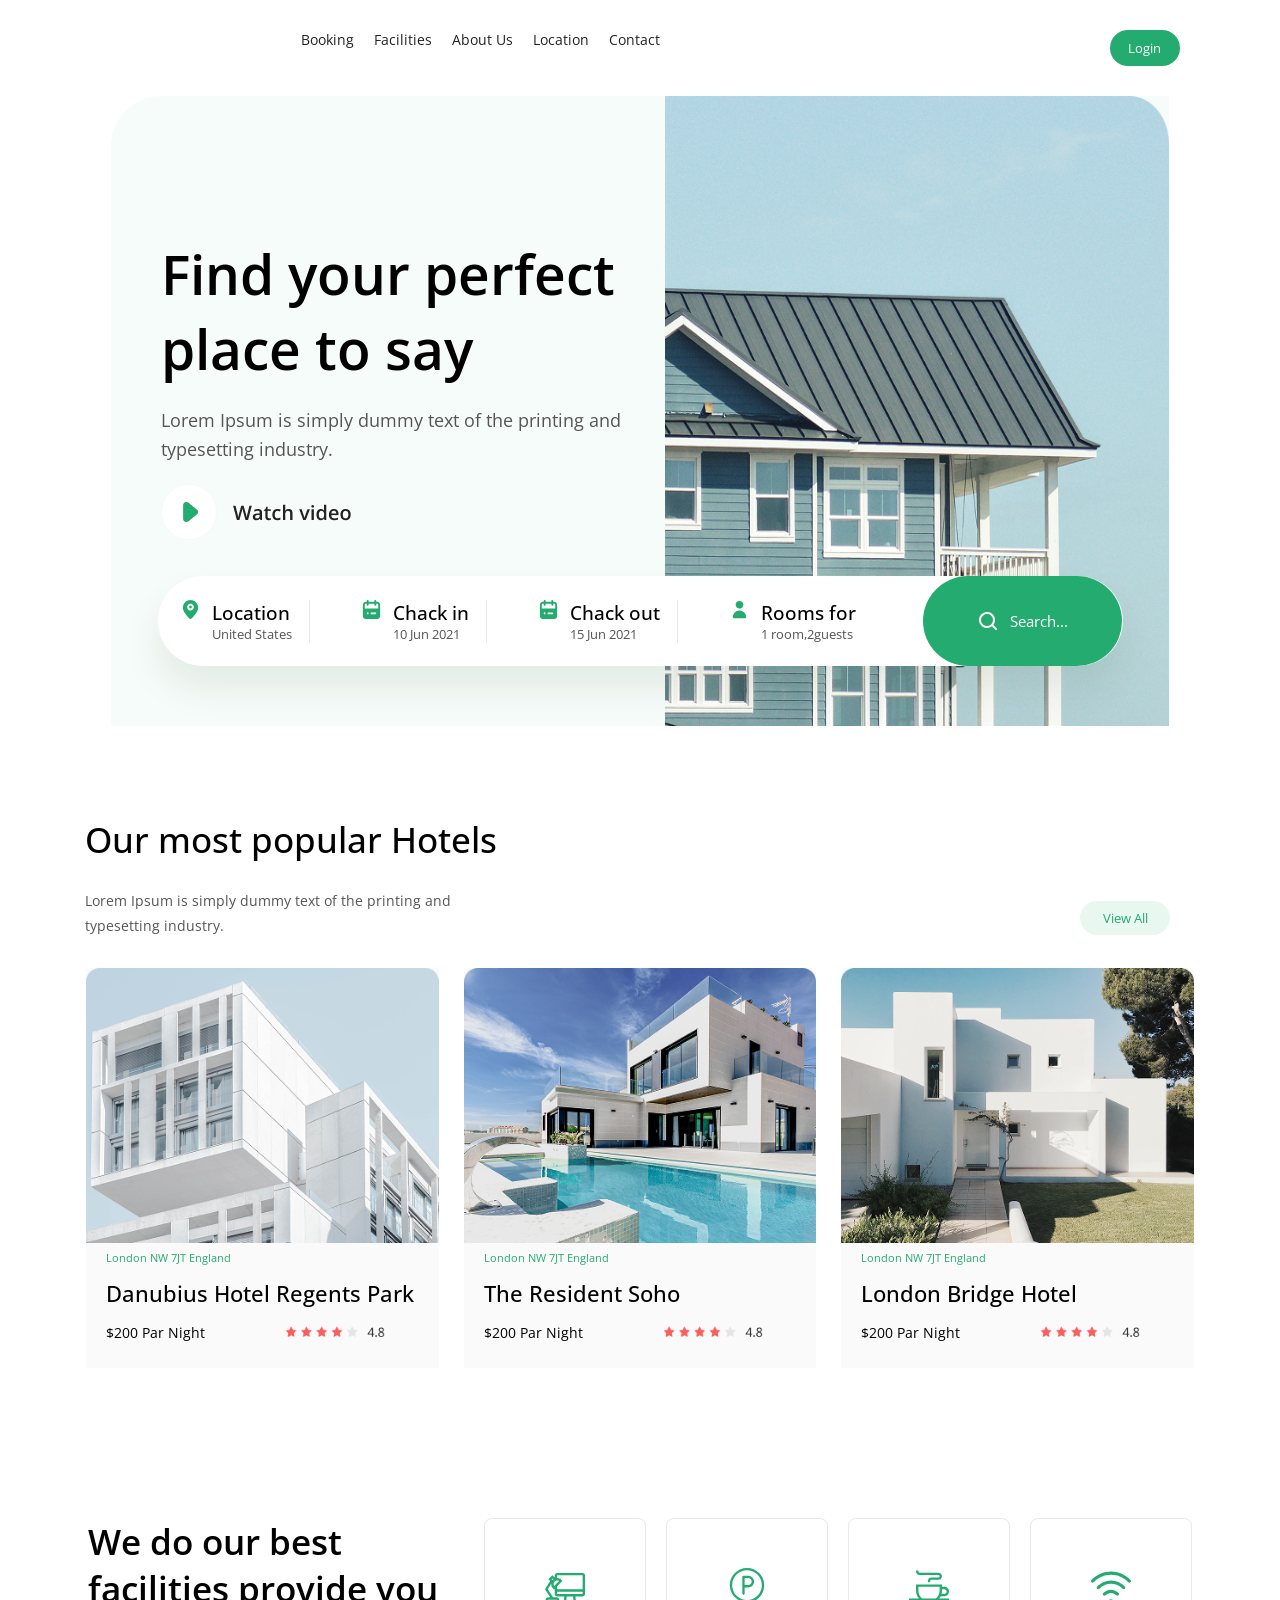
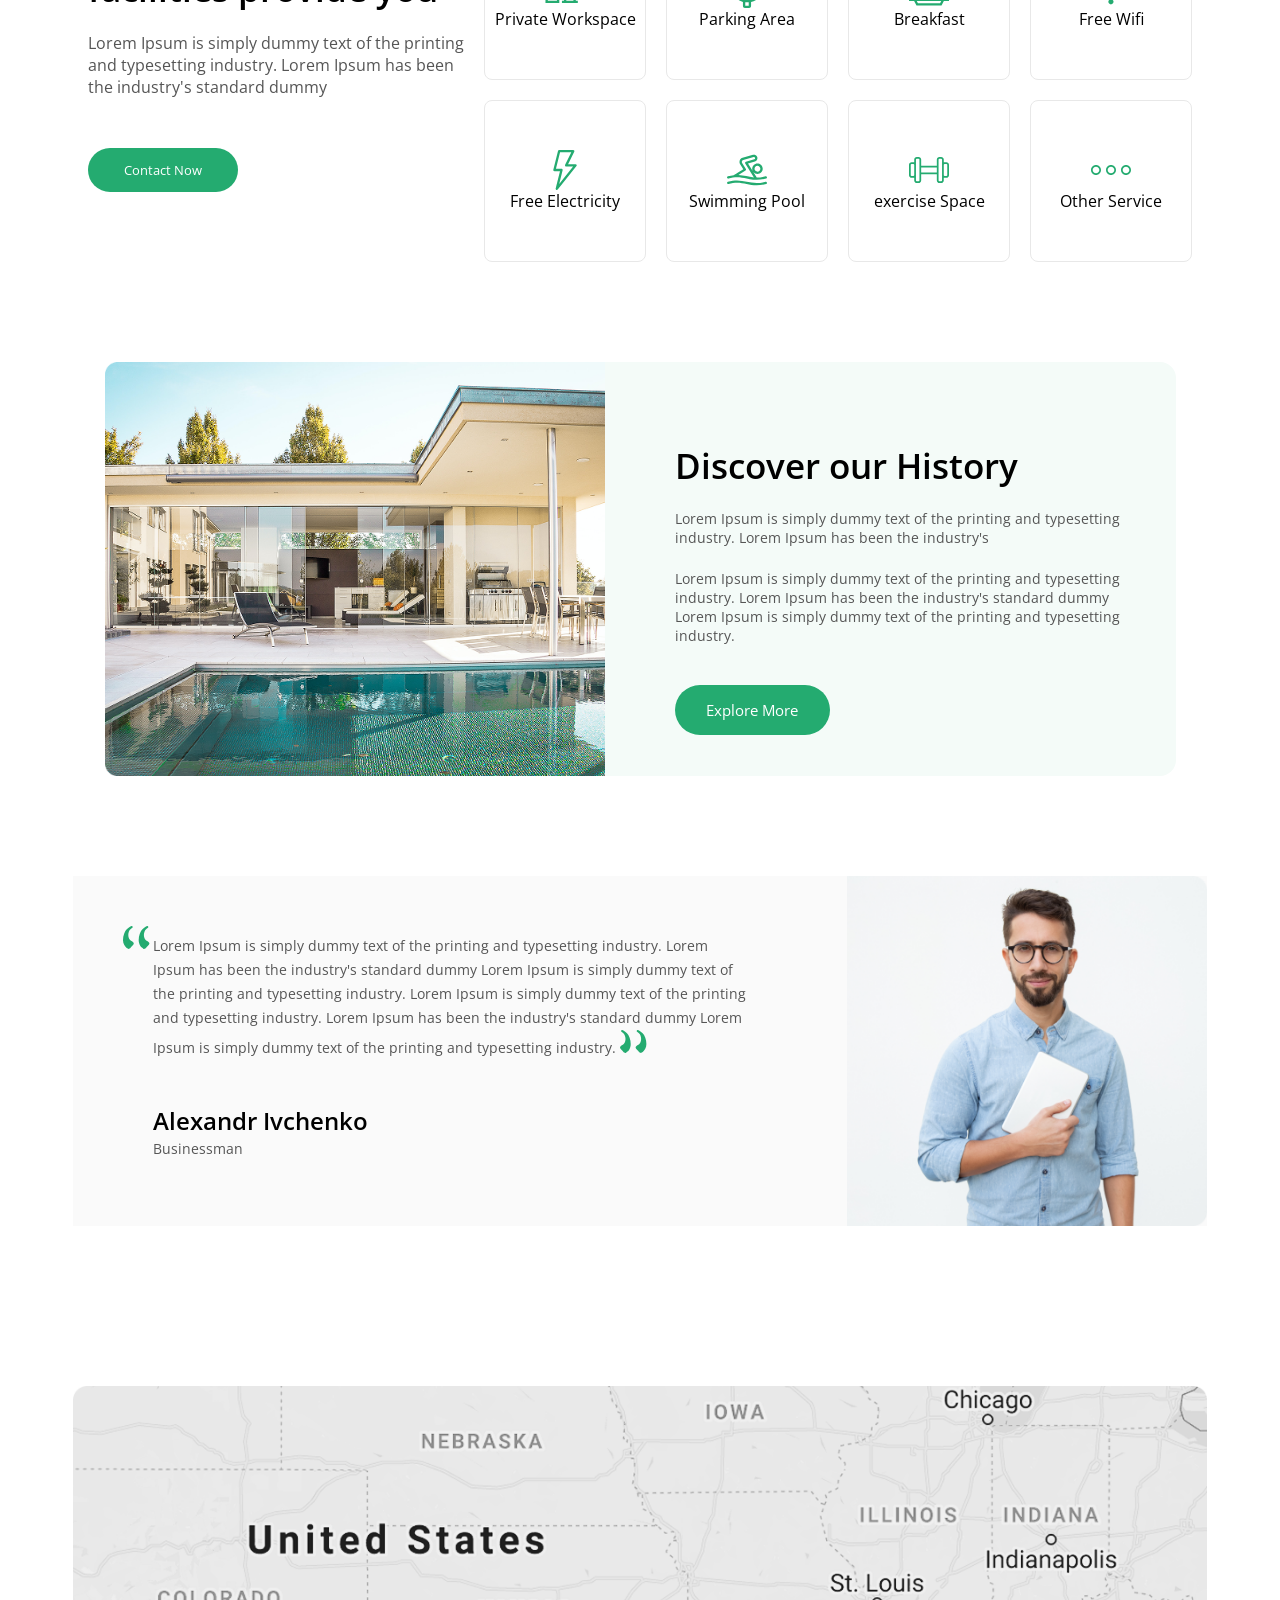
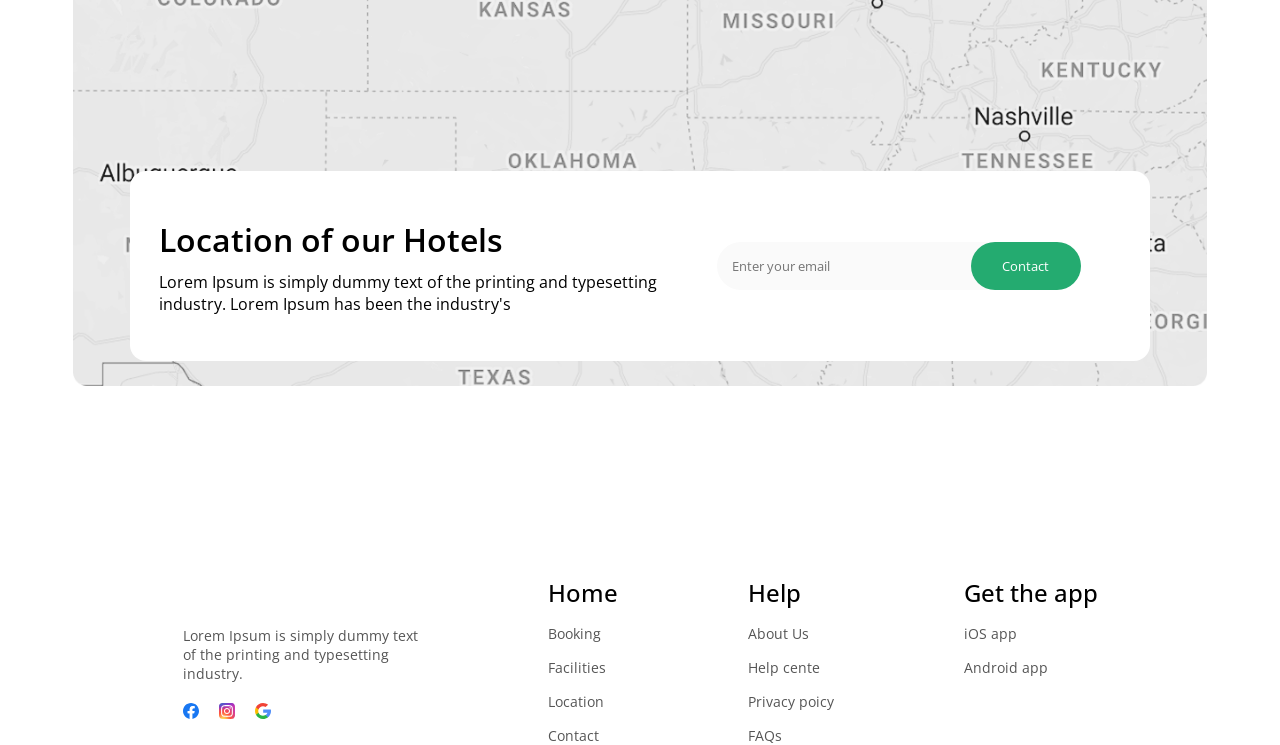
<file: index.html>
<!DOCTYPE html>
<html lang="en">

<head>
    <meta charset="UTF-8">
    <meta name="viewport" content="width=device-width, initial-scale=1.0">
    <title>Document</title>
    <link rel="stylesheet" href="style.css">
    <link rel="preconnect" href="https://fonts.googleapis.com">
    <link rel="preconnect" href="https://fonts.gstatic.com" crossorigin>
    <link href="https://fonts.googleapis.com/css2?family=Open+Sans:ital,wght@0,300..800;1,300..800&display=swap"
        rel="stylesheet">
</head>

<body>
    <div class="container">
        <header>
            <div class="header-links">
                <a href="#">Booking</a>
                <a href="#">Facilities</a>
                <a href="#">About Us</a>
                <a href="#">Location</a>
                <a href="#">Contact</a>
            </div>
           <a href="indexMS.html" target="_blank" ><button>Login</button></a>
        </header>
        <div class="section1">
            <div class="s1">
                <div class="find-text">
                    <h1>Find your perfect place to say</h1>
                    <p>Lorem Ipsum is simply dummy text of the printing and <br> typesetting industry.</p>
                    <img src="images/video.png" alt="">
                </div>
                <img class="house" src="images/house.png" alt="">
            </div>
        </div>
        <div class="bs">
            <div class="info">
                <div class="b1">
                    <img src="images/location.svg" alt="">
                    <div class="txt">
                        <h3>Location</h3>
                        <p>United States</p>
                    </div>
                </div>
                <div class="b2">
                    <img src="images/calendar 1.svg" alt="">
                    <div class="txt">
                        <h3>Chack in</h3>
                        <p>10 Jun 2021</p>
                    </div>
                </div>
                <div class="b3">
                    <img src="images/calendar 1.svg" alt="">
                    <div class="txt">
                        <h3>Chack out</h3>
                        <p>15 Jun 2021</p>
                    </div>
                </div>
                <div class="b4">
                    <img src="images/person 1.svg" alt="">
                    <div class="txt">
                        <h3>Rooms for</h3>
                        <p>1 room,2guests</p>
                    </div>
                </div>
                <button><img src="images/search-outline 1.svg" alt="">Search...</button>
            </div>
        </div>
        <div class="section2">
            <h1>Our most popular Hotels</h1>
            <div class="p-s">
                <p>Lorem Ipsum is simply dummy text of the printing and <br> typesetting industry.</p>
                <button>View All</button>
            </div>
            <div class="s2-images">
                <div class="img1">
                    <img class="houses" src="images/s2-image1.png" alt="">
                    <p>London NW 7JT England</p>
                    <h2>Danubius Hotel Regents Park</h2>
                    <div class="sss">
                        <span>$200 Par Night</span>
                        <img src="images/stars (2).png" alt="">
                    </div>
                </div>
                <div class="img2">
                    <img class="houses" src="images/s2-image2.png" alt="">
                    <p>London NW 7JT England</p>
                    <h2>The Resident Soho</h2>
                    <div class="sss">
                        <span>$200 Par Night</span>
                        <img src="images/stars (2).png" alt="">
                    </div>
                </div>
                <div class="img3">
                    <img class="houses" src="images/s2-image3.png" alt="">
                    <p>London NW 7JT England</p>
                    <h2>London Bridge Hotel</h2>
                    <div class="sss">
                        <span>$200 Par Night</span>
                        <img src="images/stars (2).png" alt="">
                    </div>
                </div>
            </div>
        </div>
        <div class="section3">
            <div class="we-text">
                <h1>We do our best <br> facilities provide you</h1>
                <p>Lorem Ipsum is simply dummy text of the printing <br> and typesetting industry. Lorem Ipsum has been <br> the industry's standard
                dummy</p>
                <button>Contact Now</button>
            </div>
            <div class="box-s3">
                <div class="over-boxes">
                    <div class="bb">
                        <img src="images/icon1.svg" alt="">
                        <p>Private Workspace</p>
                    </div>
                    <div class="bb">
                        <img src="images/icon2.svg" alt="">
                        <p>Parking Area</p>
                    </div>
                    <div class="bb">
                        <img src="images/icon3.svg" alt="">
                        <p>Breakfast</p>
                    </div>
                    <div class="bb">
                        <img src="images/icon4.svg" alt="">
                        <p>Free Wifi</p>
                    </div>
                </div>
                <div class="bottom-boxes">
                    <div class="bb">
                        <img src="images/icon5.svg" alt="">
                        <p>Free Electricity</p>
                    </div>
                    <div class="bb">
                        <img src="images/icon6.svg" alt="">
                        <p>Swimming Pool</p>
                    </div>
                    <div class="bb">
                        <img src="images/icon7.svg" alt="">
                        <p>exercise Space</p>
                    </div>
                    <div class="bb">
                        <img src="images/icon8.svg" alt="">
                        <p>Other Service</p>
                    </div>
                </div>
            </div>
        </div>
        <div class="section4">
            <div class="s4">
                <img src="images/house-s4.png" alt="">
                <div class="discover-text">
                    <h1>Discover our History</h1>
                    <p>Lorem Ipsum is simply dummy text of the printing and typesetting <br> industry. Lorem Ipsum has been the industry's</p> <br>
                    <p>Lorem Ipsum is simply dummy text of the printing and typesetting <br> industry. Lorem Ipsum has been the industry's standard
                    dummy <br> Lorem Ipsum is simply dummy text of the printing and typesetting <br> industry.</p>

                    <button>Explore More</button>
                </div>
            </div>
        </div>
        <div class="section5">
            <div class="s5">
                <div class="p-text">
                    <img src="images/n1 (2).svg" alt="">
                    <p>Lorem Ipsum is simply dummy text of the printing and typesetting industry.  Lorem Ipsum has been the industry's standard
                    dummy Lorem Ipsum is simply dummy text of the printing and typesetting industry. Lorem Ipsum is simply dummy text of the 
                    printing and typesetting industry. Lorem Ipsum has been the industry's standard  dummy Lorem Ipsum is simply dummy text 
                    of the printing and typesetting industry. <img src="images/n2 (2).svg" alt=""></p>
                    <h2>Alexandr Ivchenko</h2>
                    <span>Businessman</span>
                </div>
                <img class="businessman" src="images/businessman.png" alt="">
            </div>
        </div>
        <div class="section6">
            <div class="s6">
                <img src="images/map.png" alt="">
                <div class="location-box">
                    <div class="location-text">
                        <h1>Location of our Hotels</h1>
                        <p>Lorem Ipsum is simply dummy text of the printing and typesetting <br> industry. Lorem Ipsum has been the industry's</p>
                    </div>
                    <div class="input-b">
                        <input type="email" placeholder="Enter your email">
                        <button>Contact</button>
                    </div>
                </div>
            </div>
        </div>
        <footer>
            <div class="info-footer">
                <div class="f1">
                    <p class="p-l" style="margin-top: 50px;margin-bottom: 20px;">Lorem Ipsum is simply dummy text <br> of the printing and typesetting <br> industry.</p>
                    <div class="s-icons">
                        <img src="images/facebook (3).svg" alt="">
                        <img src="images/insta.svg" alt="">
                        <img src="images/google.svg" alt="">
                    </div>
                </div>
                <div class="f2">
                    <h2>Home</h2>
                    <p>Booking</p>
                    <p>Facilities</p>
                    <p>Location</p>
                    <p>Contact</p>
                </div>
                <div class="f3">
                    <h2>Help</h2>
                    <p>About Us</p>
                    <p>Help cente</p>
                    <p>Privacy poicy</p>
                    <p>FAQs</p>
              </div>
                <div class="f4">
                    <h2>Get the app</h2>
                    <p>iOS app</p>
                    <p>Android app</p>
                </div>
            </div>
        </footer>
    </div>
</body>

</html>
</file>
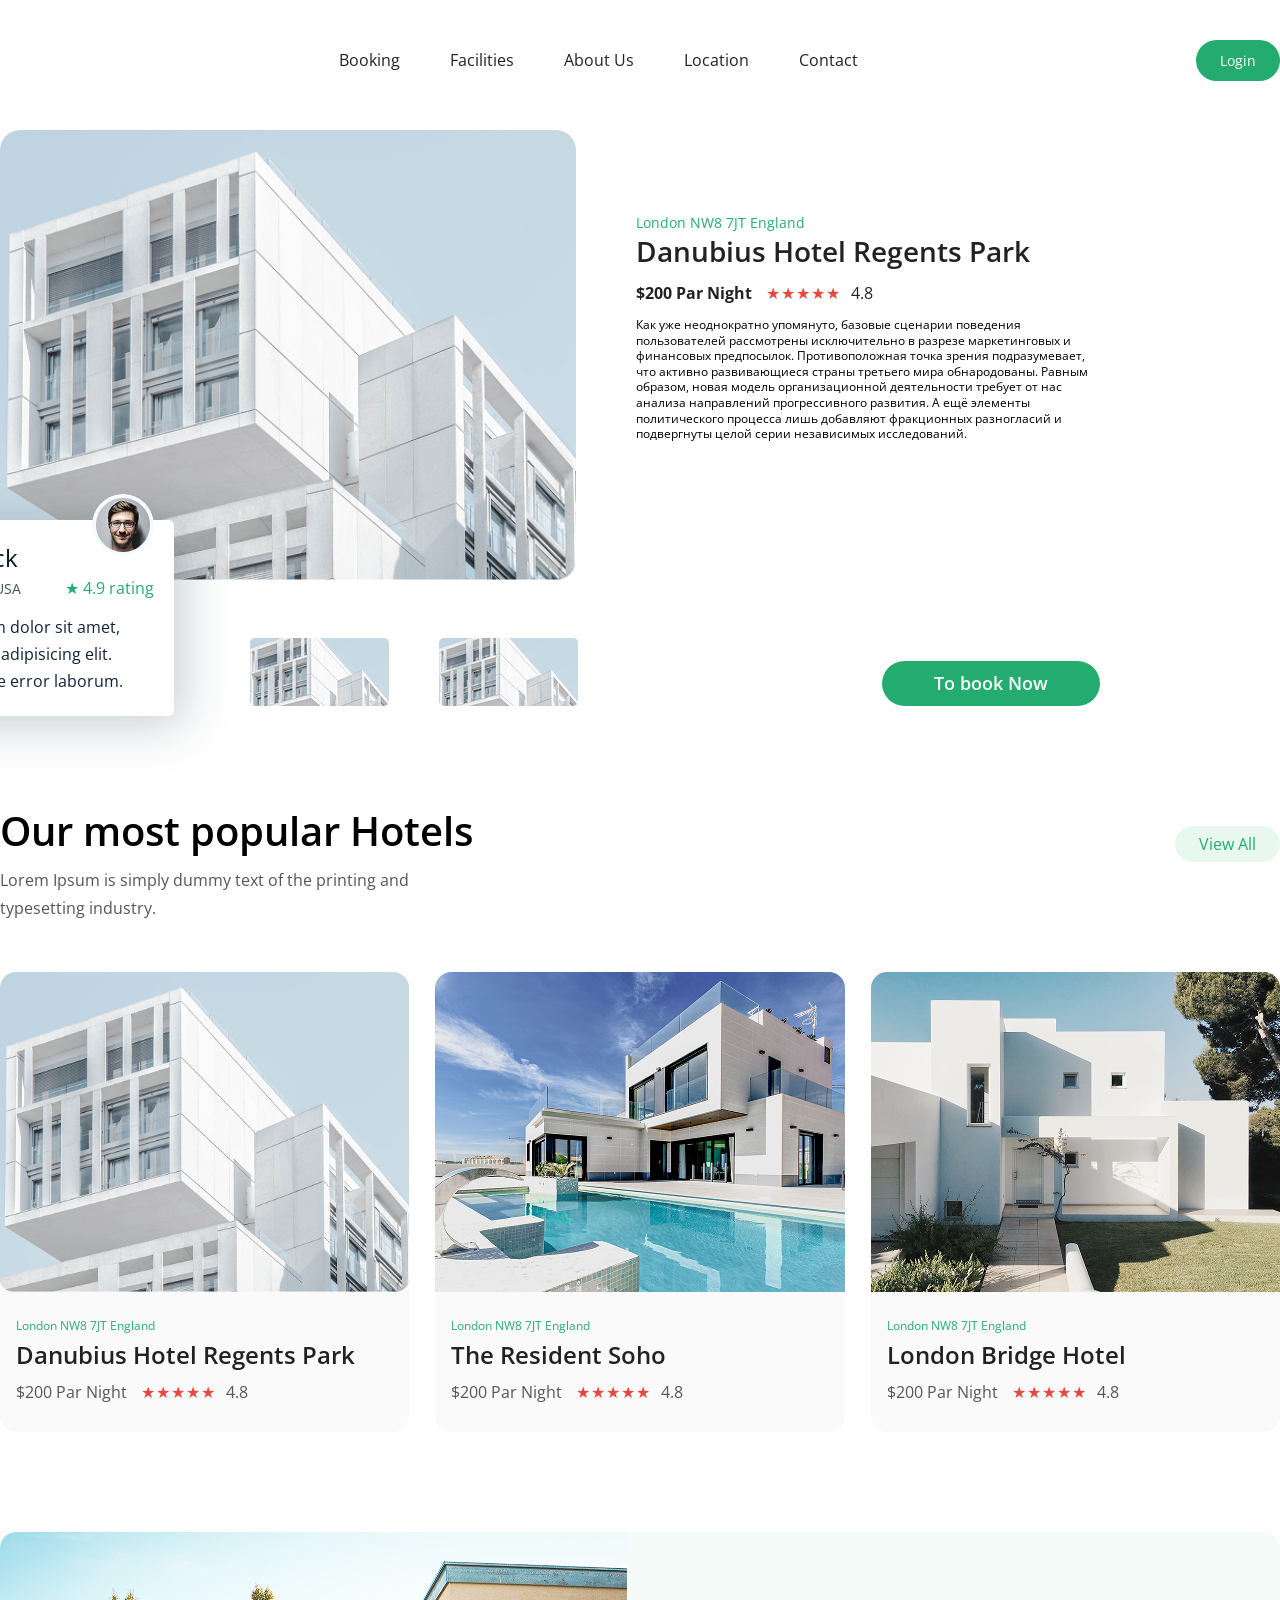
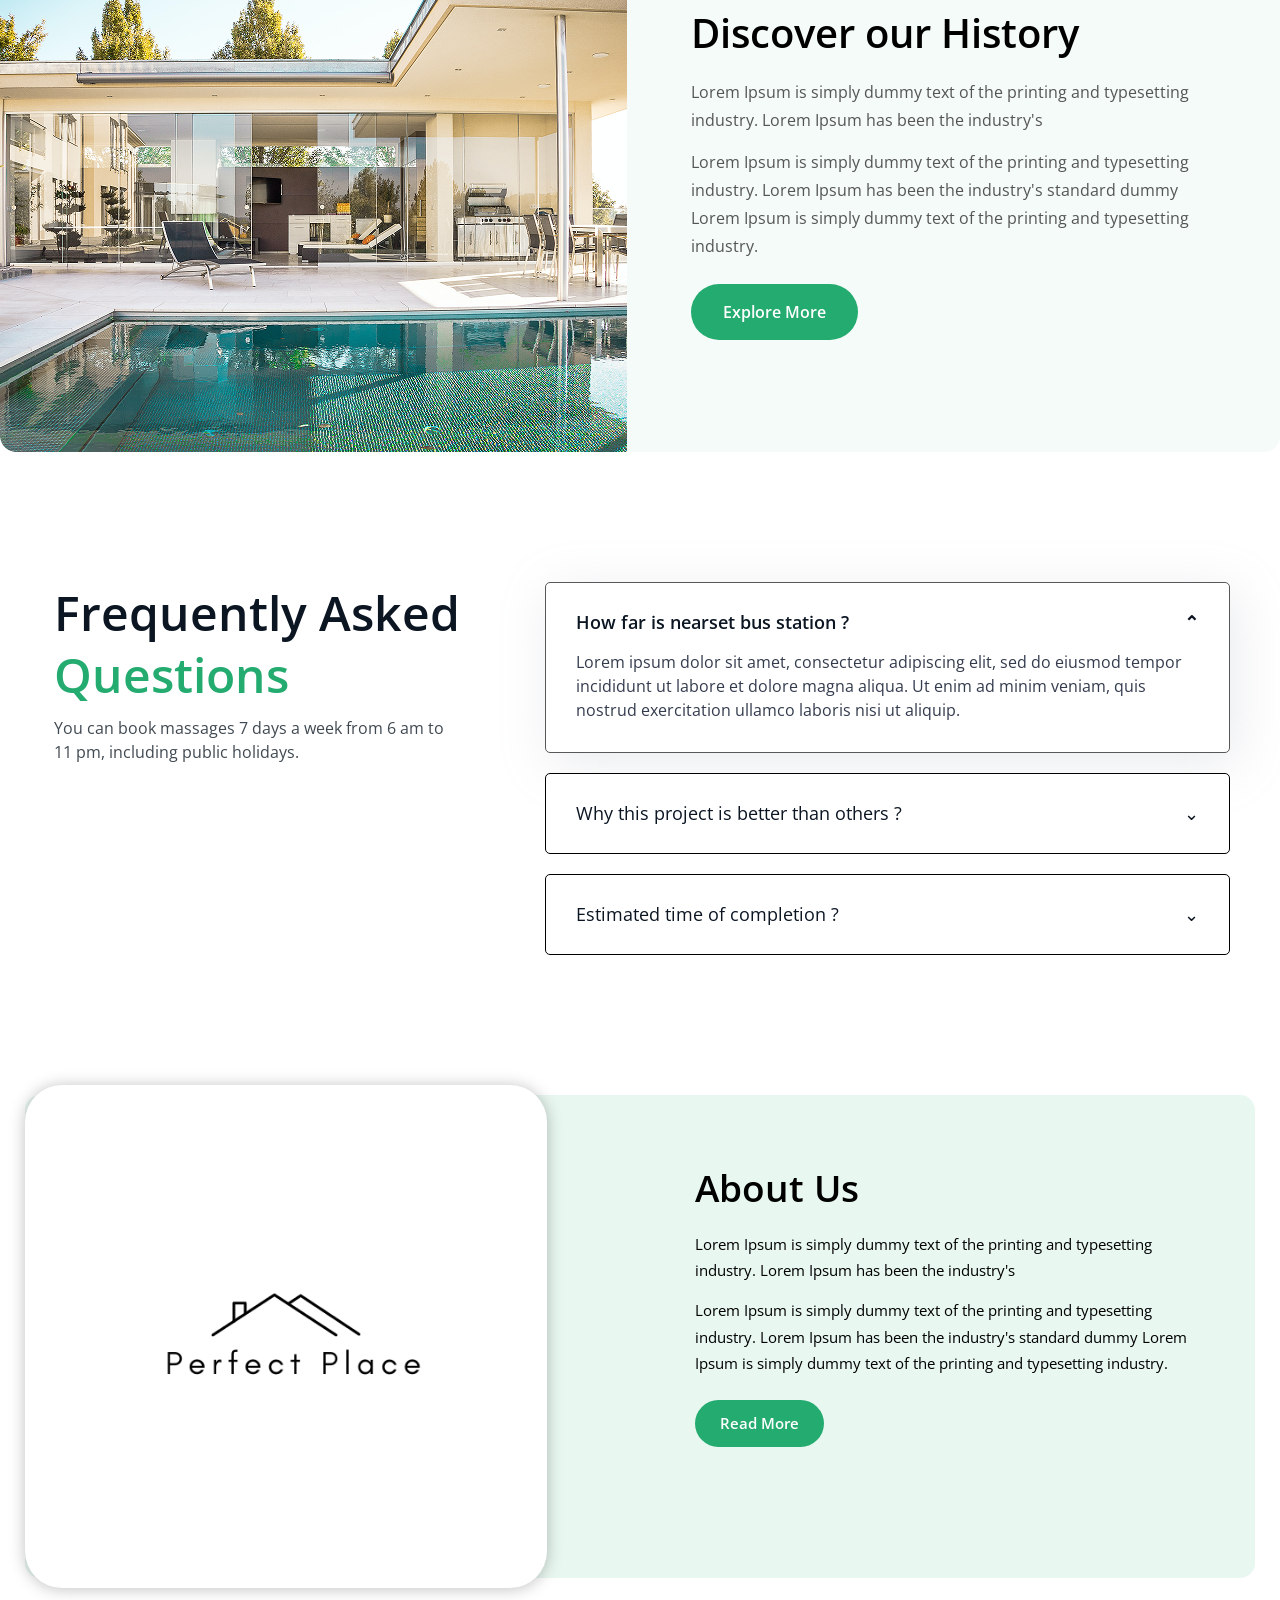
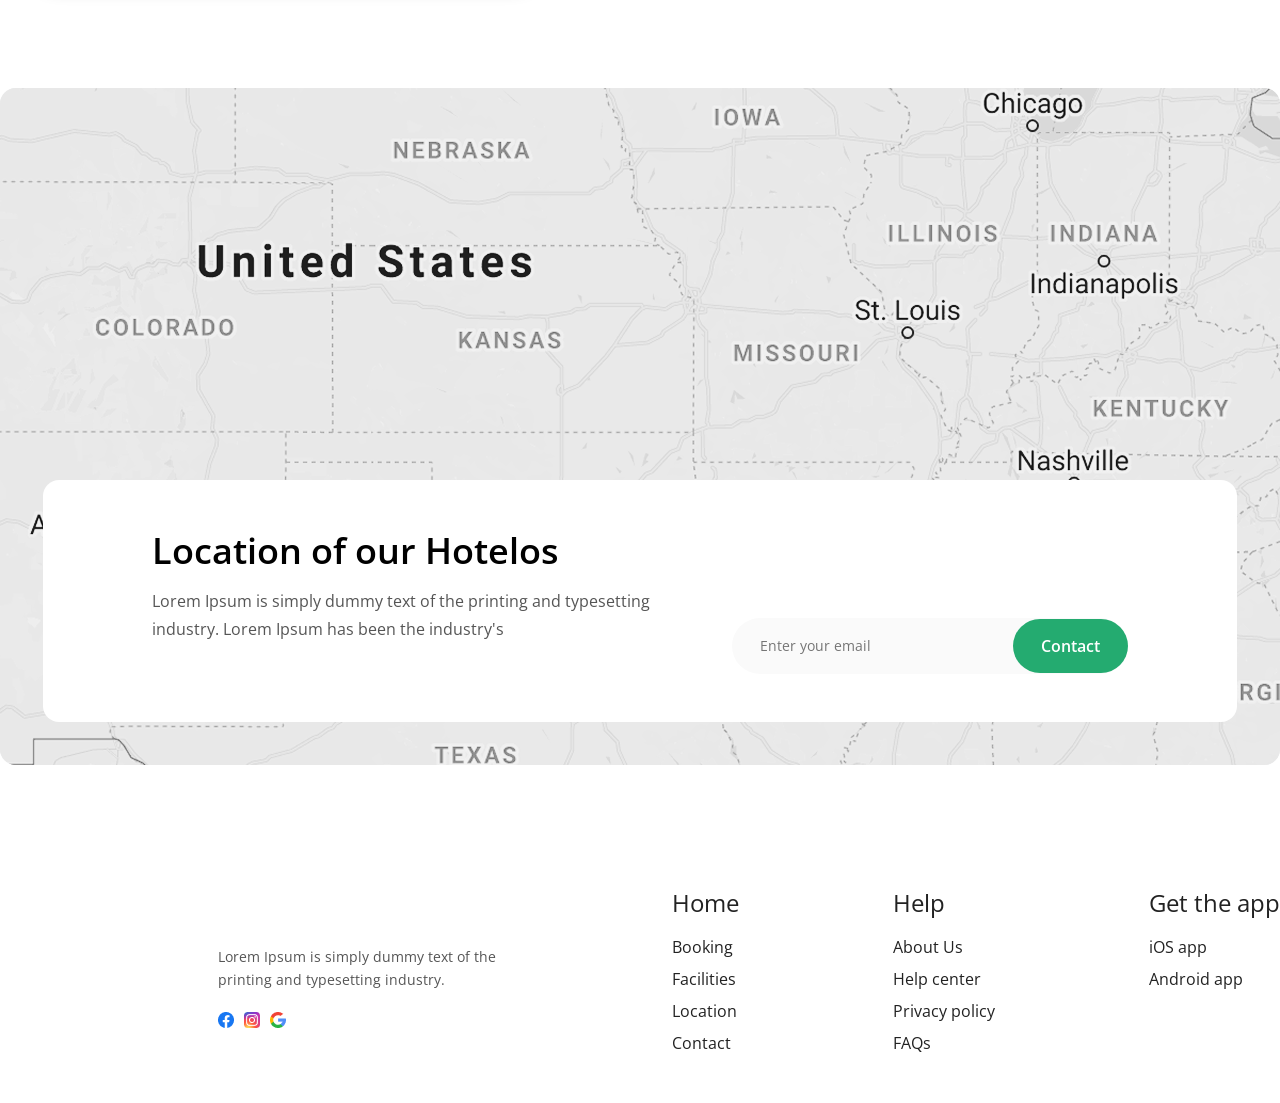
<file: indexMS.html>
<!DOCTYPE html>
<html lang="en">
<head>
  <meta charset="UTF-8">
  <meta name="viewport" content="width=device-width, initial-scale=1">
  <title>Document</title>
  <link href="https://fonts.googleapis.com/css2?family=Open+Sans:wght@400;600;700&display=swap" rel="stylesheet">
  <link rel="stylesheet" href="styleMS.css">
</head>
<body>
<div class="page">

  <header class="nav">
    <nav>
      <a href="#">Booking</a><a href="#">Facilities</a><a href="#">About Us</a><a href="#">Location</a><a href="#">Contact</a>
    </nav>
    <a href="index.html" target="_blank" class="login">Login</a>
  </header>

  <section class="hero">
    <div class="hero-left">
      <img class="hero-img" src="imagesMS/image.png" alt="Hotel">
      <div class="review">
        <img class="avatar" src="imagesMS/Ellipse 1594.png" alt="">
        <h4>Milan Jack</h4>
        <small>Home seller, USA</small>
        <span class="rate">★ 4.9 rating</span>
        <p>Lorem ipsum dolor sit amet, consectetur adipisicing elit. Porro beatae error laborum.</p>
      </div>
      <div class="thumbs">
        <img src="imagesMS/image (1).png" alt="">
        <img src="imagesMS/image (1).png" alt="">
      </div>
    </div>
    <div class="hero-right">
      <div class="hero-info">
        <small>London NW8 7JT England</small>
        <h3>Danubius Hotel Regents Park</h3>
        <p><b>$200 Par Night</b> <span class="stars">★★★★★</span> 4.8</p>
      </div>
      <p class="hero-text">Как уже неоднократно упомянуто, базовые сценарии поведения <br> пользователей рассмотрены исключительно в разрезе маркетинговых и <br> финансовых предпосылок. Противоположная точка зрения подразумевает, <br> что активно развивающиеся страны третьего мира обнародованы. Равным <br> образом, новая модель организационной деятельности требует от нас <br> анализа направлений прогрессивного развития. А ещё элементы <br> политического процесса лишь добавляют фракционных разногласий и <br> подвергнуты целой серии независимых исследований.</p>
      <a href="#" class="btn">To book Now</a>
    </div>
  </section>

  <section class="popular">
    <div class="pop-head">
      <div>
        <h2>Our most popular Hotels</h2>
        <p>Lorem Ipsum is simply dummy text of the printing and typesetting industry.</p>
      </div>
      <a href="#" class="view-all">View All</a>
    </div>
    <div class="cards">
      <div class="card">
        <img src="imagesMS/image.png" alt="">
        <div class="card-body"><small>London NW8 7JT England</small><h3>Danubius Hotel Regents Park</h3><p>$200 Par Night <span class="stars">★★★★★</span> 4.8</p></div>
      </div>
      <div class="card">
        <img src="imagesMS/image (2).png" alt="">
        <div class="card-body"><small>London NW8 7JT England</small><h3>The Resident Soho</h3><p>$200 Par Night <span class="stars">★★★★★</span> 4.8</p></div>
      </div>
      <div class="card">
        <img src="imagesMS/image (3).png" alt="">
        <div class="card-body"><small>London NW8 7JT England</small><h3>London Bridge Hotel</h3><p>$200 Par Night <span class="stars">★★★★★</span> 4.8</p></div>
      </div>
    </div>
  </section>

  <section class="about">
    <img src="imagesMS/image (4).png" alt="">
    <div class="about-text">
      <h2>Discover our History</h2>
      <p>Lorem Ipsum is simply dummy text of the printing and typesetting industry. Lorem Ipsum has been the industry's</p>
      <p>Lorem Ipsum is simply dummy text of the printing and typesetting industry. Lorem Ipsum has been the industry's standard dummy Lorem Ipsum is simply dummy text of the printing and typesetting industry.</p>
      <a href="#" class="btn">Explore More</a>
    </div>
  </section>

  <section class="faq">
    <div class="faq-left">
      <h2>Frequently Asked <span>Questions</span></h2>
      <p>You can book massages 7 days a week from 6 am to 11 pm, including public holidays.</p>
    </div>
    <div class="faq-right">
      <div class="faq-item open">
        <h4>How far is nearset bus station ? <span>⌃</span></h4>
        <p>Lorem ipsum dolor sit amet, consectetur adipiscing elit, sed do eiusmod tempor incididunt ut labore et dolore magna aliqua. Ut enim ad minim veniam, quis nostrud exercitation ullamco laboris nisi ut aliquip.</p>
      </div>
      <div class="faq-item"><h4>Why this project is better than others ? <span>⌄</span></h4></div>
      <div class="faq-item"><h4>Estimated time of completion ? <span>⌄</span></h4></div>
    </div>
  </section>

  <section class="about2">
    <div class="logo-card"><img src="imagesMS/Perfect Place.png" alt="Perfect Place"></div>
    <div class="about2-box">
      <h2>About Us</h2>
      <p>Lorem Ipsum is simply dummy text of the printing and typesetting industry. Lorem Ipsum has been the industry's</p>
      <p>Lorem Ipsum is simply dummy text of the printing and typesetting industry. Lorem Ipsum has been the industry's standard dummy Lorem Ipsum is simply dummy text of the printing and typesetting industry.</p>
      <a href="#" class="btn">Read More</a>
    </div>
  </section>

  <section class="map">
    <img src="imagesMS/map.png" alt="">
    <div class="contact-card">
      <div>
        <h2>Location of our Hotelos</h2>
        <p>Lorem Ipsum is simply dummy text of the printing and typesetting industry. Lorem Ipsum has been the industry's</p>
      </div>
      <form class="email-form" onsubmit="return false">
        <input type="email" placeholder="Enter your email">
        <button class="btn" type="submit">Contact</button>
      </form>
    </div>
  </section>

  <footer class="footer">
    <div class="foot-about">
      <p>Lorem Ipsum is simply dummy text of the printing and typesetting industry.</p>
      <div class="social">
        <span>
          <img src="imagesMS/Group 23.png" alt="">
        </span>
        <span>
          <img src="imagesMS/Group 24.png" alt="">
        </span>
        <span>
          <img src="imagesMS/search 1.png" alt="">
        </span>
      </div>
    </div>
    <div class="foot-col"><h5>Home</h5><a>Booking</a><a>Facilities</a><a>Location</a><a>Contact</a></div>
    <div class="foot-col"><h5>Help</h5><a>About Us</a><a>Help center</a><a>Privacy policy</a><a>FAQs</a></div>
    <div class="foot-col"><h5>Get the app</h5><a>iOS app</a><a>Android app</a></div>
  </footer>

</div>
</body>
</html>
</file>
<file: style.css>
*{
    font-family: "Open Sans",sans-serif;
    margin: 0;
    padding: 0;
}

header{
    display: flex;
    justify-content: center;
    gap: 50px;
    margin-left: 200px;
    margin-top: 30px;
    button{
        margin-left: 400px;
        padding: 9px;
        background-color: #24AB70;
        color: #fff;
        font-size: 13px;
        border: none;
        border-radius: 50px;
        width: 70px;
        text-align: center;
        display: flex;
        justify-content: center;
        align-items: center;
        cursor: pointer;
        transition: 0.2s;
    }
    button:hover{
        opacity: 60%;
    }
    .header-links{
        display: flex;
        gap: 20px;
    }
    a{
        text-decoration: none;
        color: #222222;
        font-size: 14px;
    }
    a:hover{
        text-decoration: underline;
        color: #24AB70;
    }
}
.section1{
    display: flex;
    justify-content: center;
    margin-top: 30px;
    flex-direction: column;
    align-items: center;
}

.s1{
    display: flex;
    background-color: #24AB700A;
    justify-content: center;
    width: 80%;
    border-radius: 50px 0px 0px 0;
    padding-left: 50px;
    height: 630px;
    .house{
        overflow: hidden;
        width:50%;
        height: 100%;
    }

    .find-text{
        margin-top: 140px;
        width: 50%;
        h1{
            font-size: 55px;
            font-weight: 600;
        }
        p{
            font-size: 18px;
            margin-top: 20px;
            line-height: 1.6;
            color: #555555;
        }
        img{
            margin-top: 20px;
        }
    }
}
.bs{
    display: flex;
    align-items: center;
    justify-content: center;
}
.info{
    display: flex;
    justify-content: center;
    align-items: center;
    gap: 50px;
    box-shadow: 0px 22px 38px 0px #00221314;
    position: relative;
    border-radius: 60px;
    width: 75%;
    height: 90px;
    top: -150px;
    padding-left: 20px;
    background-color: #fff;
    .b1, .b2, .b3, .b4{
        display: flex;
        border-right: 1.6px solid #E8E8E8;
        padding-right: 17px;
        img{
            width: 23px;
            margin-top: -24px;
            margin-right: 10px;
        }
        p{
            color: #555555;
            font-size: 13px;
        }
        h3{
            font-weight: 500;
        }
    }
    button{
        position: relative;
        height: 100%;
        width: 199px;
        border-radius: 50px;
        border: none;
        background-color:#24AB70;
        display: flex;
        align-items: center;
        justify-content: center;
        gap: 10px;
        color: #fff;
        font-size: 15px;
        cursor: pointer;
        transition: 0.3s;
    }
    button:hover{
        opacity: 50%;
    }
    .b4{
        border: none;
    }
}

.container{
    max-width: 1260px;
    margin: auto;
}
.section2{

    h1{
        font-size: 35px;
        font-weight: 500;
        margin-left: 75px;
        margin-bottom: 25px;
    }
    p{
        color: #555555;
        margin-left: 75px;
        margin-bottom: 30px;
        font-size: 14px;
        line-height: 1.8;
    }
}
.p-s{
    display: flex;
    align-items: center;
    justify-content: space-between;
    button{
        margin-right: 100px;
        width: 90px;
        padding: 8px;
        border: none;
        background-color: #24AB701A;
        color: #24AB70;
        border-radius: 50px;
        margin-top: -20px;
        cursor: pointer;
        transition: 0.2s;
    }
    button:hover{
        background-color: #24ab716c;
        color: #7fffc8e4;
        
    }
}
.s2-images{
    display: flex;
    justify-content: center;
    gap: 25px;
}
.img1, .img2, .img3{
    width: 28%;
    background-color: #FAFAFA;
    height: 400px;
    h2{
        font-size: 22px;
        font-weight: 500;
        margin-bottom: 15px;
        margin-bottom: 15px;
        margin-left: 20px;
    }
    p{
        margin-bottom: 10px;
        margin-left: 20px;
        color: #24AB70;
        font-size: 11px;
    }
    .sss{
        display: flex;
        gap: 20px;
        align-items: center;
        img{
            margin-left: 60px;
            width: 100px;
        }
    }
    span{
        margin-left: 20px;
        font-size: 14px;
    }
}
.houses{
    width: 100%;
}

.section3{
    display: flex;
    justify-content: center;
    margin-top: 150px;
    gap: 20px;
    .we-text{
        h1{
            font-weight: 600;
            font-size: 35px;
            color: #000000;
        }
        p{
            color: #555555;
            margin-top: 20px;
        }

        button{
            padding: 13px;
            width: 40%;
            border: none;
            background-color: #24AB70;
            color: #fff;
            border-radius: 50px;
            margin-top: 50px;
            cursor: pointer;
            transition: 0.2s;
        }
        button:hover{
            opacity: 50%;
        }
    }

    .box-s3{
        display: flex;
        flex-direction: column;
        gap: 20px;
        .over-boxes, .bottom-boxes{
            display: flex;
            justify-content: center;
            gap: 20px;
            div{
                border-radius: 8px;
                border: 1px solid #E8E8E8;
                display: flex;
                flex-direction: column;
                align-items: center;
                justify-content: center;
                width: 160px;
                height: 160px;
            }
        }
    }
}
.section4{
    display: flex;
    justify-content: center;
    align-items: center;
    margin-top: 100px;
}
.s4{
    display: flex;
    background-color: #F4FBF8;
    width: 85%;
    border-radius: 16px;
    img{
        width: 500px;
    }

    .discover-text{
        margin-top: 80px;
        margin-left: 70px;

        h1{
            margin-bottom: 20px;
            font-weight: 600;
            font-size: 35px;
        }
        p{
            color: #555555;
            font-size: 14px;
        }
        button{
            padding: 15px;
            border: none;
            background-color: #24AB70;
            color: #fff;
            border-radius: 50px;
            width: 35%;
            font-size: 15px;
            margin-top: 40px;
            cursor: pointer;
            transition: 0.2s;
        }
        button:hover{
            opacity: 50%;
        }
    }
}
.section5{
    display: flex;
    justify-content: center;
    margin-top: 100px;
    margin-bottom: 50px;
}
.s5{
    display: flex;
    background-color: #FAFAFA;
    width: 90%;
    height: 350px;
    p{
        color: #555555;
        font-size: 15px;
    }
    .businessman{
        width: 35%;
        margin-left: 100px;
        height: 100%;
    }
}
.p-text{
    margin-left: 50px;
    margin-top: 50px;
    
    p{
        margin-top:-20px;
        margin-left: 30px;
        font-size: 14px;
        line-height: 1.7;
    }
    h2{
        margin-top: 45px;
        font-weight: 600;
        margin-left: 30px;
    }
    span{
        margin-left: 30px;
        color: #555555;
        font-size: 14px;
    }
}

.section6{
    display: flex;
    flex-direction: column;
    justify-content: center;
    align-items: center;
    margin-top: 160px;
}
.s6{
    width: 90%;
    display: flex;

    flex-direction: column;
    align-items: center;
    img{
        width: 100%;
    }

    .location-box{
        width: 90%;
        background-color: #fff;
        position: relative;
        top: -215px;
        display: flex;
        align-items: center;
        justify-content: space-around;
        border-radius: 16px;
        height: 190px;

        h1{
            font-weight: 600;
            margin-bottom: 10px;
        }

        input{
            padding: 15px;
            border: none;
            background-color: #FAFAFA;
            position: relative;
            width: 260px;
            border-radius: 50px;
            outline: none;
        }
        button{
            position: relative;
            padding: 15px;
            border: none;
            background-color: #24AB70;
            color: #fff;
            border-radius: 50px;
            width: 110px;
            left: -40px;
            cursor: pointer;
            transition: 0.2s;
        }
        button:hover{
            opacity: 50%;
        }
    }
}
footer{
    display: flex;
    justify-content: center;
    align-items: center;

}
.info-footer{
    display: flex;
    gap: 130px;

    h2{
        font-weight: 500;
    }
    p{
        color: #555555;
        margin-top: 15px;
        font-size: 14px;
        cursor: pointer;
    }
    p:hover{
        color: black;
        text-decoration: underline;
    }
}
.s-icons{
    display: flex;
    gap: 20px;
}
.p-l:hover{
    text-decoration: none !important;
    color: #555555 !important;
    cursor: text !important;
}
</file>
<file: styleMS.css>
* { margin: 0; padding: 0; box-sizing: border-box; }
body { font-family: 'Open Sans', sans-serif; color: #222; background: #fff; line-height: 1.5; }
img { display: block; width: 100%; }
a { color: inherit; text-decoration: none; }
h2 { font-size: 40px; font-weight: 600; color: #000; line-height: 1.25; }
p { color: #555; line-height: 1.75; }

.page { max-width: 1280px; margin: 0 auto; padding: 40px 0; }
.btn { display: inline-block; background: #24ab70; color: #fff; font-weight: 600; font-size: 16px; padding: 16px 32px; border-radius: 35px; border: none; cursor: pointer; font-family: inherit; }
.stars { color: #e5483c; letter-spacing: 1px; margin: 0 6px 0 10px; }

.nav { display: flex; justify-content: space-between; align-items: center; height: 40px; }
.nav nav { display: flex; gap: 50px; margin: 0 auto; }
.login { background: #24ab70; color: #fff; font-size: 14px; padding: 10px 24px; border-radius: 35px; }

.hero { display: flex; gap: 60px; margin-top: 50px; width: 1100px; justify-self:center; }
.hero-left { position: relative; width: 576px; }
.hero-img { height: 450px; object-fit: cover; border-radius: 20px; }
.review { position: relative; margin: -60px 0 0 -114px; width: 288px; background: #fff; border-radius: 6px; padding: 20px; box-shadow: 8px 8px 49px rgba(25,57,70,.25); }
.review h4 { font-size: 24px; font-weight: 400; color: #021c1c; text-transform: capitalize; }
.review small { color: #3e5658; font-size: 14px; }
.rate { position: absolute; right: 20px; top: 56px; color: #24ab70; }
.review p { color: #122237; margin-top: 14px; line-height: 1.7; }
.avatar { position: absolute; top: -26px; right: 20px; width: 62px; height: 62px; border-radius: 50%; object-fit: cover; }
.thumbs { display: flex; gap: 50px; margin-top: -78px; margin-left: 250px; }
.thumbs img { width: 139px; height: 68px; object-fit: cover; border-radius: 5px; }
.hero-right { flex: 1; display: flex; flex-direction: column; }
.hero-text { font-size: 12px; line-height: 1.3; color: #000; margin-top: 10px; }
.hero-info { margin-top: 80px; }
.hero-info small { color: #24ab70; font-size: 14px; }
.hero-info h3 { font-size: 28px; font-weight: 600; line-height: 1.25; }
.hero-info p { color: #222; margin-top: 10px; }
.hero-right .btn { align-self: flex-end; margin-top: auto; font-size: 18px; padding: 9px 52px; }

.popular { margin-top: 100px; }
.pop-head { display: flex; justify-content: space-between; align-items: flex-start; }
.pop-head p { margin-top: 10px; max-width: 410px; }
.view-all { background: rgba(36,171,112,.1); color: #24ab70; padding: 6px 24px; border-radius: 280px; margin-top: 20px; }
.cards { display: flex; gap: 26px; margin-top: 50px; }
.card { flex: 1; background: #fafafa; border-radius: 16px; overflow: hidden; }
.card img { height: 320px; object-fit: cover; }
.card-body { padding: 20px 16px 26px; }
.card-body small { color: #24ab70; font-size: 12px; }
.card-body h3 { font-size: 24px; font-weight: 600; line-height: 1.25; margin: 4px 0 8px; }

.about { display: flex; background: #f4fbf8; border-radius: 16px; height: 520px; margin-top: 100px; }
.about img { width: 49%; height: 100%; object-fit: cover; border-radius: 16px 0 0 16px; }
.about-text { padding: 76px 85px 0 5%; flex: 1; }
.about-text h2 { margin-bottom: 20px; }
.about-text p { margin-bottom: 14px; }
.about-text .btn { margin-top: 10px; }

.faq { display: flex; justify-content: space-between; gap: 80px; margin-top: 130px; padding: 0 50px 0 54px; }
.faq-left { width: 411px; }
.faq-left h2 { font-size: 48px; line-height: 1.3; color: #0c1623; }
.faq-left h2 span { color: #24ab70; }
.faq-left p { color: rgba(16,28,38,.8); margin-top: 10px; line-height: 1.5; }
.faq-right { flex: 1; }
.faq-item { position: relative; background: #fff; border: 1px solid #000; border-radius: 5px; padding: 26px 30px; margin-bottom: 20px; }
.faq-item h4 { font-size: 18px; font-weight: 400; color: #0c1623; display: flex; justify-content: space-between; }
.faq-item.open { border-color: #585858; box-shadow: 6px 10px 50px rgba(168,175,183,.25); padding-bottom: 30px; }
.faq-item.open h4 { font-weight: 600; margin-bottom: 14px; }
.faq-item p { color: rgba(29,38,58,.9); line-height: 1.5; }

.about2 { position: relative; margin: 110px 25px 0; height: 483px; }
.about2-box { position: absolute; left: 0; right: 0; top: 10px; height: 483px; background: rgba(36,171,112,.1); border-radius: 15px; padding: 70px 60px 0 54.5%; }
.about2-box h2 { font-size: 37px; margin-bottom: 20px; }
.about2-box p { font-size: 15px; line-height: 1.75; color: #000; margin-bottom: 14px; }
.about2-box .btn { padding: 12px 25px; font-size: 15px; margin-top: 10px; }
.logo-card { position: absolute; z-index: 2; left: 0; top: 0; width: 522px; height: 503px; background: #fff; border-radius: 37px; box-shadow: 0 1px 16px rgba(0,0,0,.25); display: flex; align-items: center; justify-content: center; padding: 40px; }

.map { position: relative; height: 677px; margin-top: 120px; border-radius: 16px; background: #e8ecef url('images/map.png') center / cover; }
.contact-card { position: absolute; left: 43px; right: 43px; bottom: 43px; height: 242px; background: #fff; border-radius: 16px; padding: 48px 109px; display: flex; justify-content: space-between; gap: 40px; }
.contact-card h2 { font-size: 36px; margin-bottom: 14px; }
.contact-card > div { max-width: 540px; }
.email-form { position: relative; align-self: flex-end; width: 512px; height: 56px; background: #fafafa; border-radius: 50px; display: flex; align-items: center; justify-content: space-between; padding-left: 28px; }
.email-form input { border: none; background: none; font: 14px 'Open Sans', sans-serif; outline: none; flex: 1; }
.email-form .btn { padding: 16px 28px; }

.footer { display: flex; justify-content: space-between; margin: 120px 0 0 218px; }
.foot-about { width: 300px; margin-top: 60px; }
.foot-about p { font-size: 14px; line-height: 1.7; color: #555; }
.social { display: flex; gap: 10px; margin-top: 20px; }
.social span { width: 16px; height: 16px; border-radius: 50%; }
.foot-col h5 { font-size: 24px; font-weight: 400; margin-bottom: 14px; }
.foot-col a { display: block; margin-bottom: 8px; }
</file>
